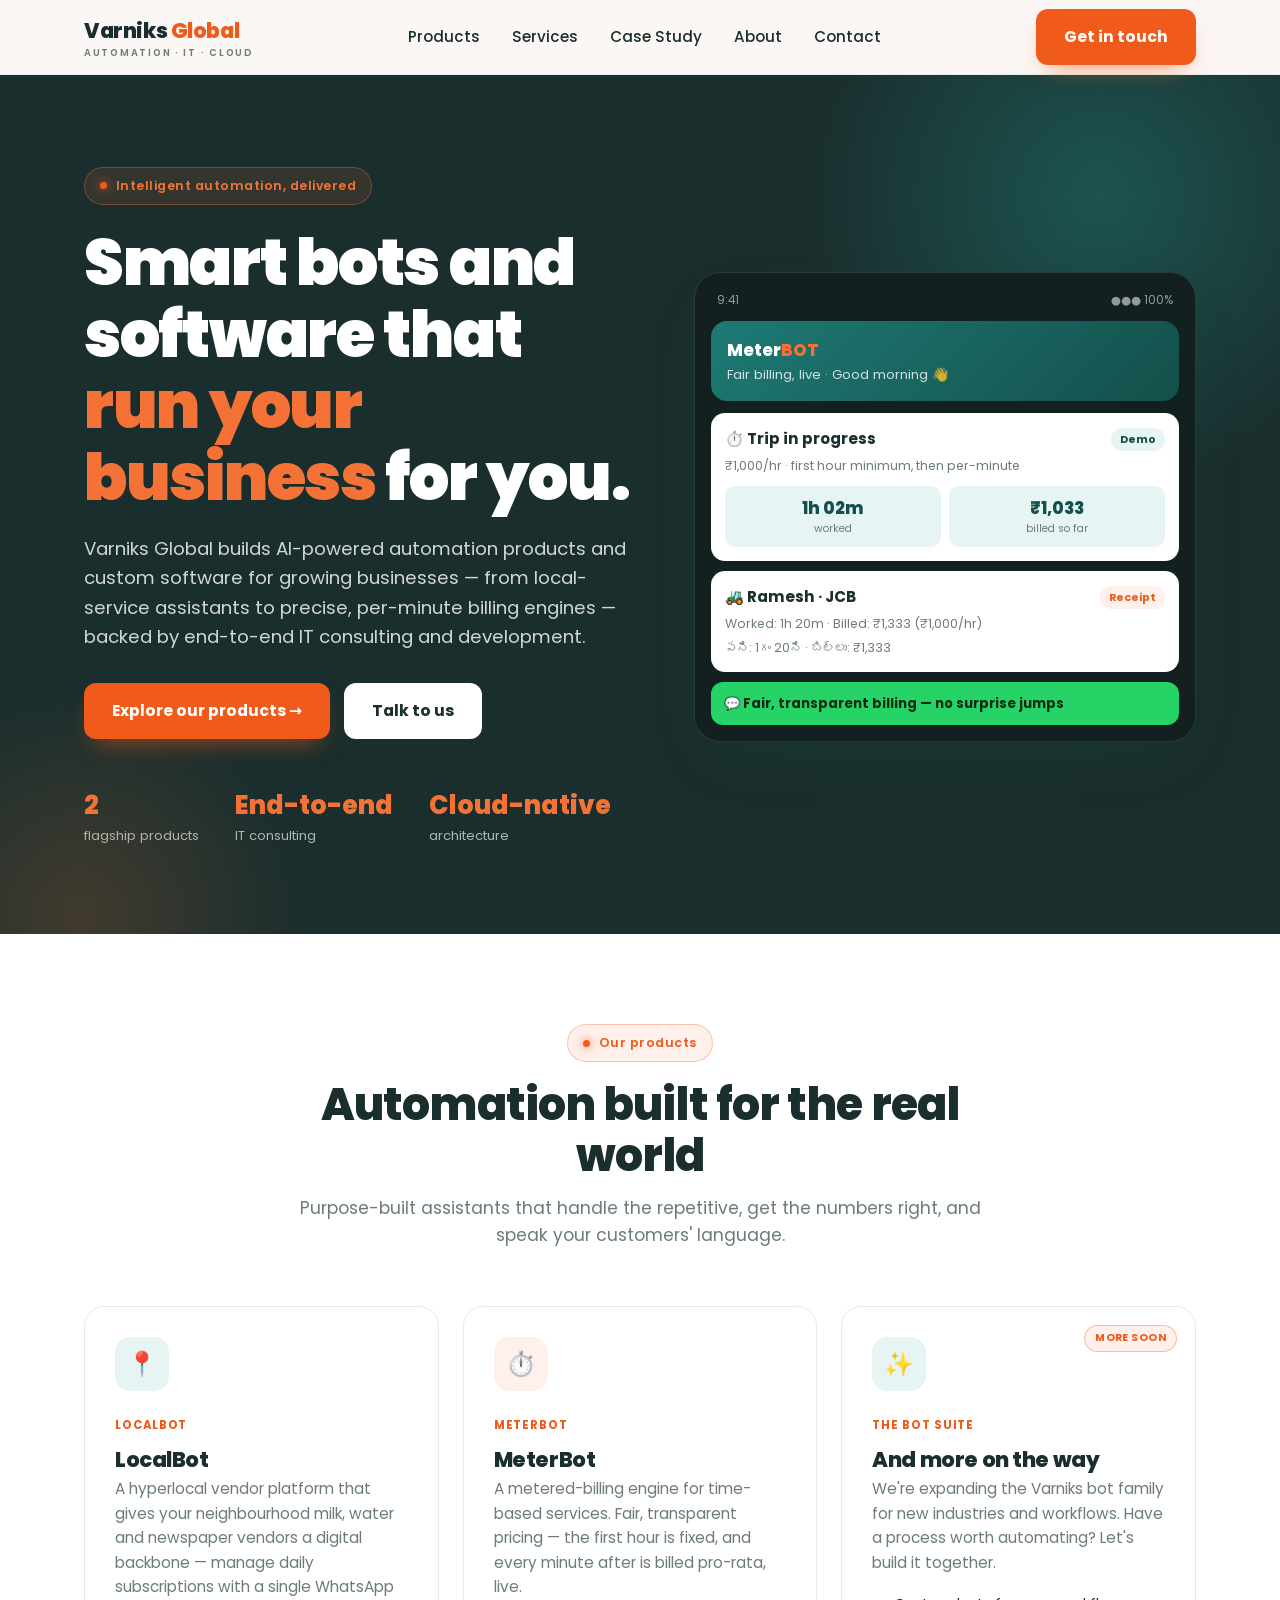
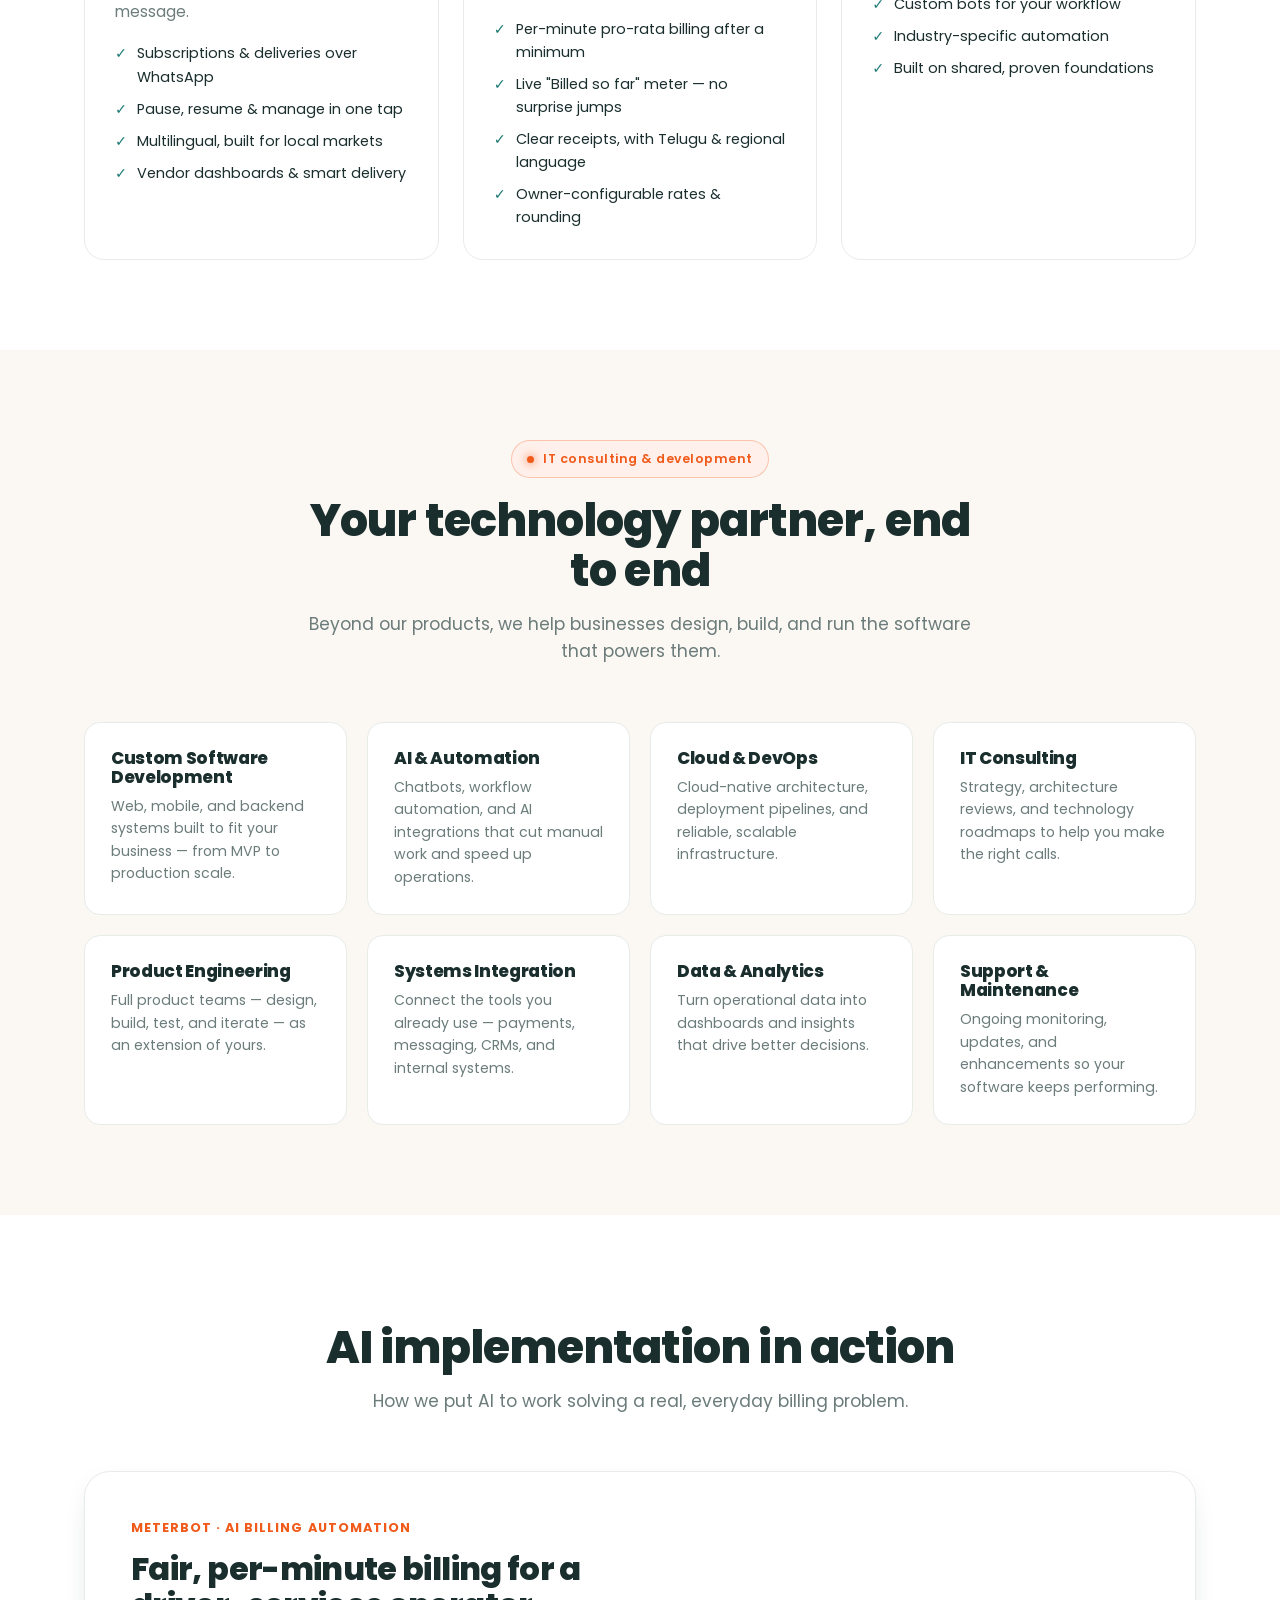
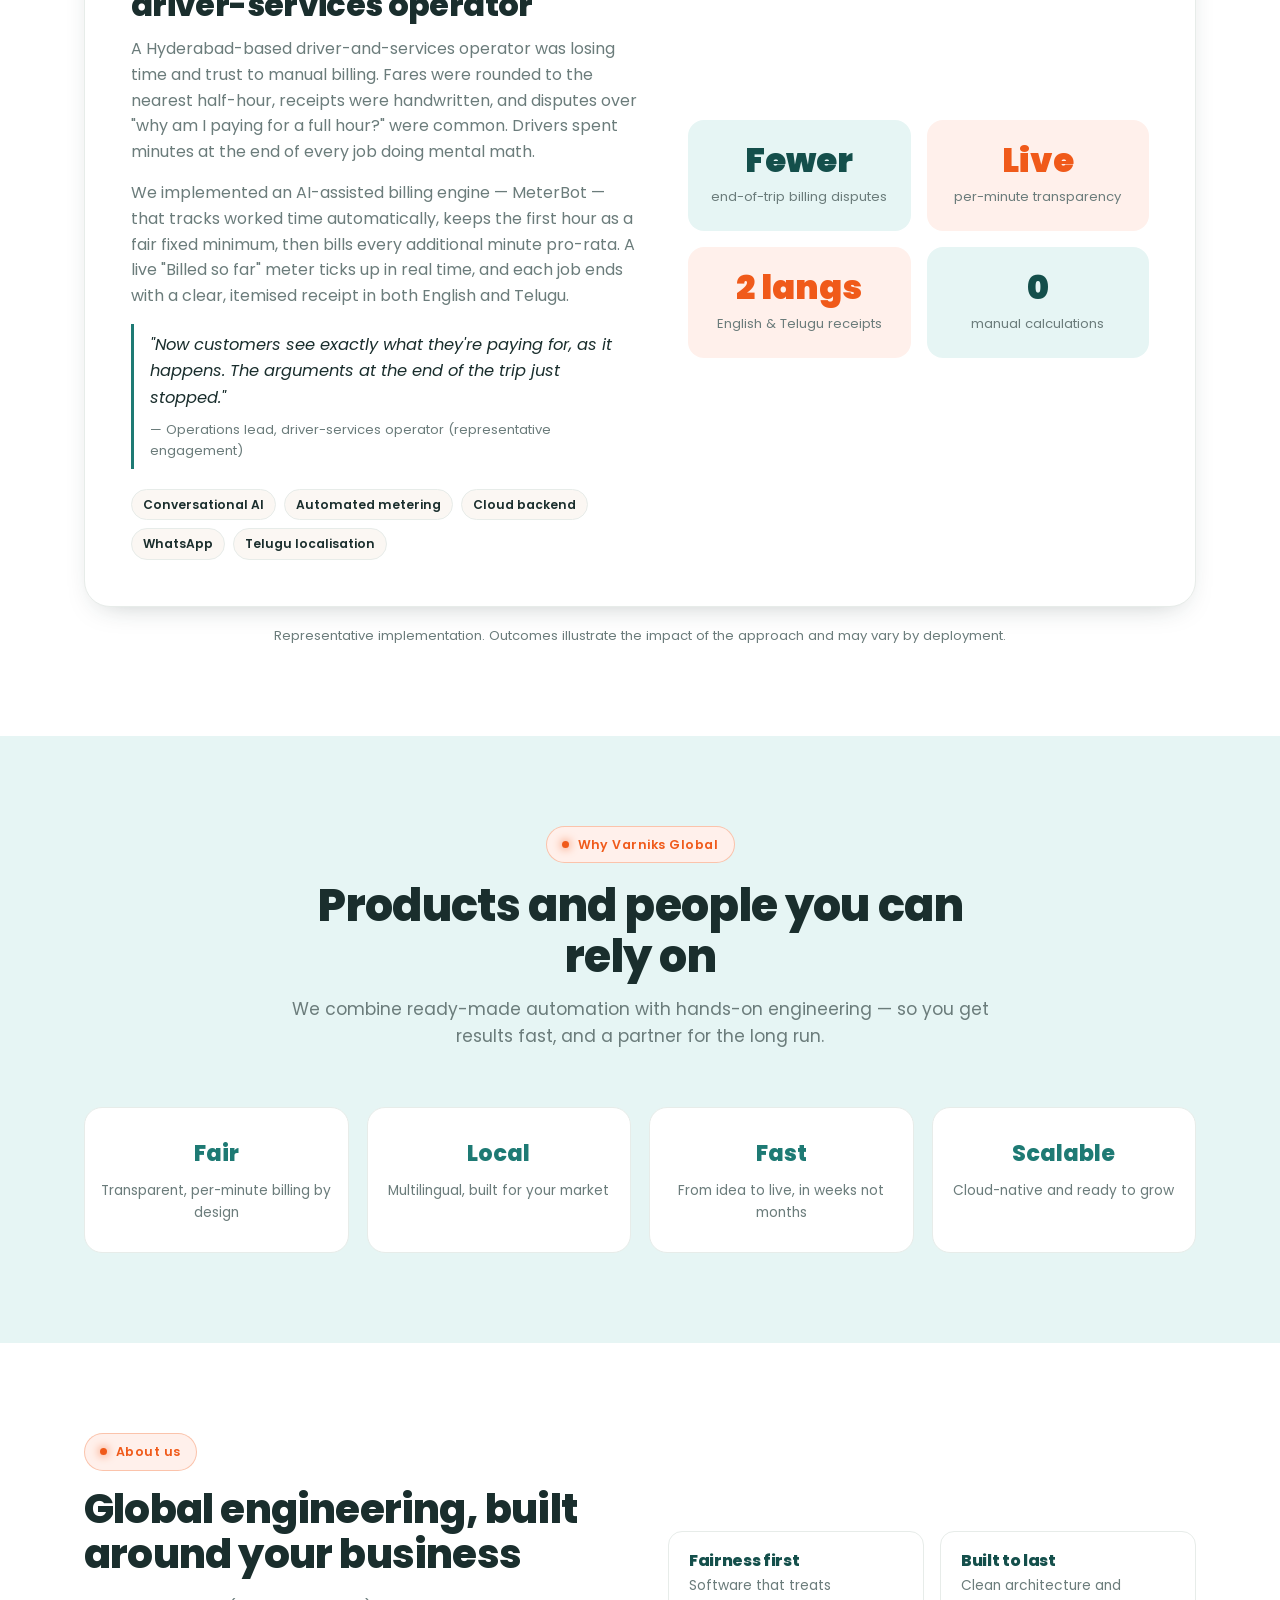
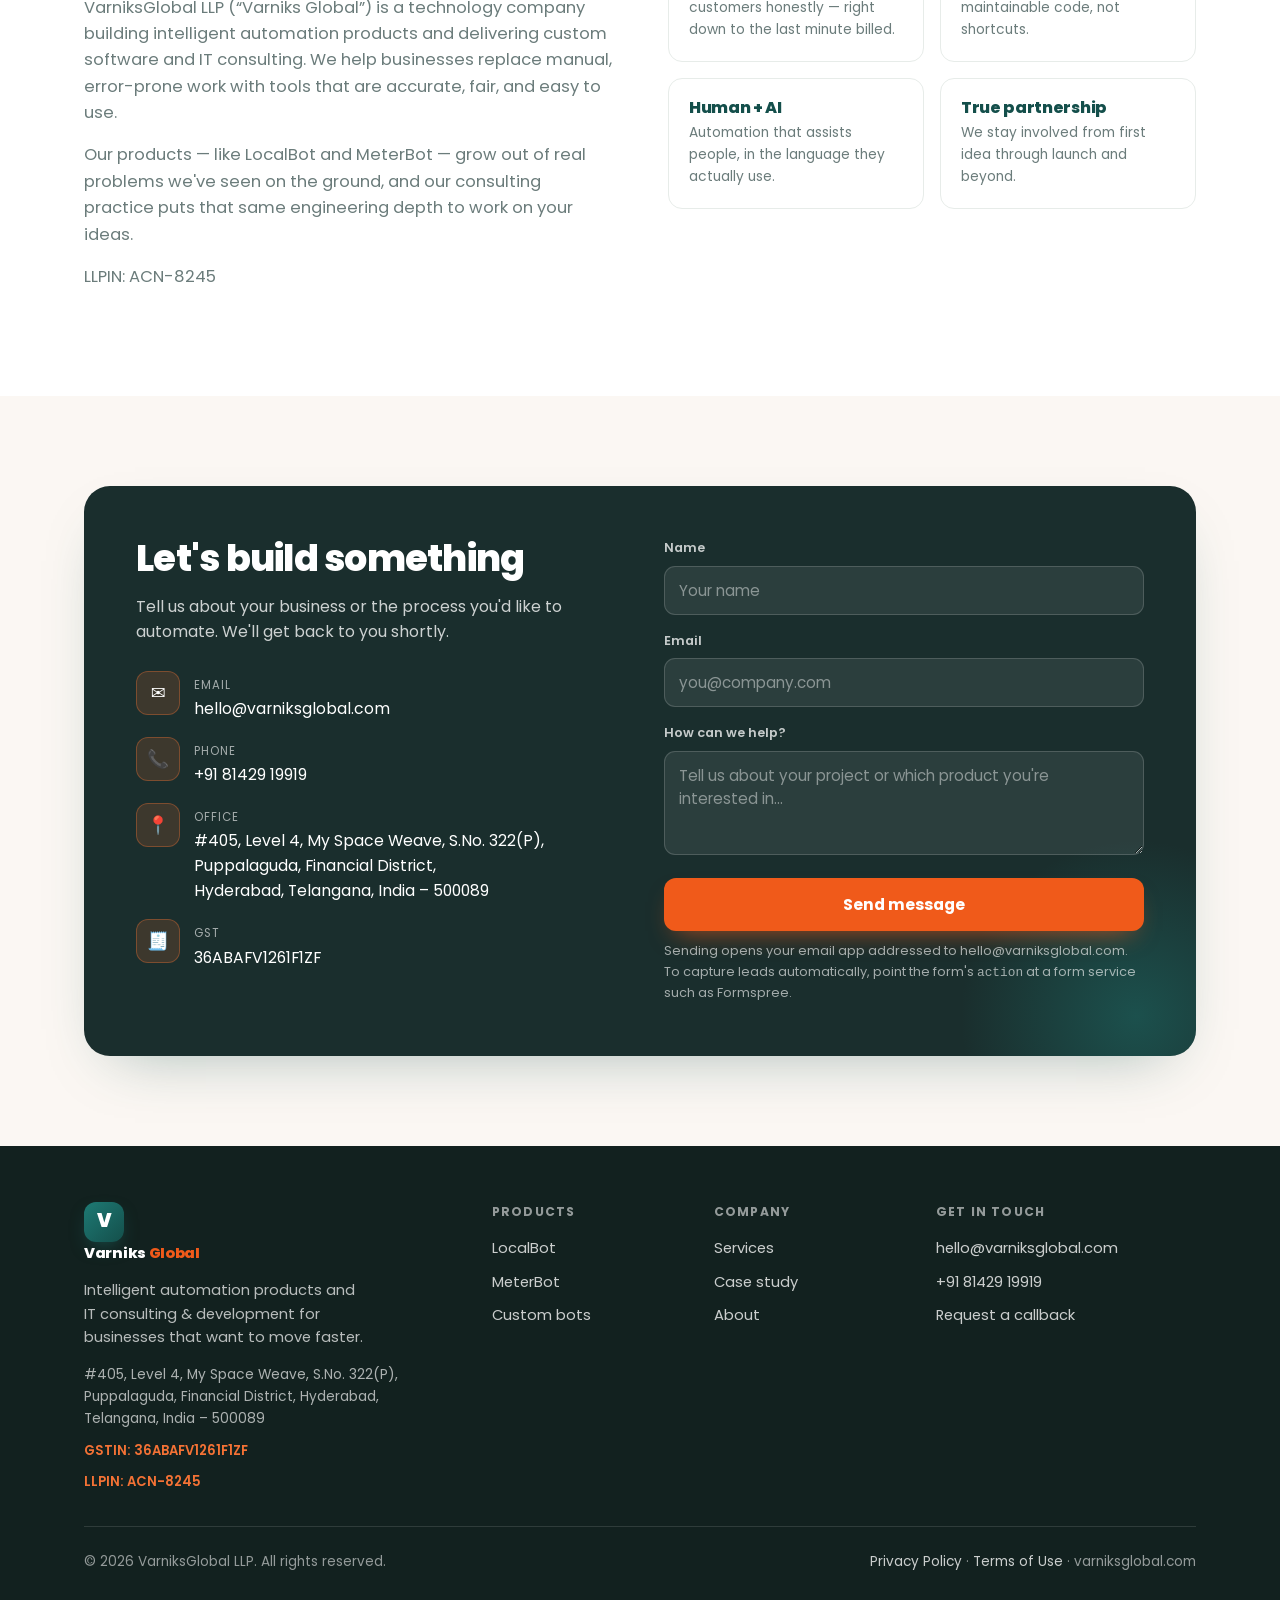
<file: index.html>
<!DOCTYPE html>
<html lang="en">
<head>
<!--
  REGISTERED OFFICE ADDRESS (confirmed): every place it appears. Keep these in sync if it ever changes.
    1. index.html   JSON-LD "address" block in <head> (split across streetAddress, addressLocality, addressRegion, postalCode)
    2. index.html   Contact section, "Office" line
    3. index.html   Footer, .addr
    4. privacy.html Footer, .addr
    5. terms.html   Footer, .addr
-->
<meta charset="UTF-8">
<meta name="viewport" content="width=device-width, initial-scale=1.0">
<title>VarniksGlobal LLP — Intelligent Automation & IT Solutions</title>
<meta name="description" content="VarniksGlobal LLP builds AI-powered automation products like LocalBot and MeterBot, and delivers IT consulting and custom software development for businesses.">
<link rel="canonical" href="https://varniksglobal.com/">
<link rel="icon" type="image/svg+xml" href="data:image/svg+xml,%3Csvg xmlns='http://www.w3.org/2000/svg' viewBox='0 0 100 100'%3E%3Crect width='100' height='100' rx='22' fill='%231E7A74'/%3E%3Ctext x='50' y='71' font-size='62' font-family='Arial,sans-serif' font-weight='bold' fill='white' text-anchor='middle'%3EV%3C/text%3E%3C/svg%3E">
<meta property="og:type" content="website">
<meta property="og:site_name" content="VarniksGlobal LLP">
<meta property="og:title" content="VarniksGlobal LLP — Intelligent Automation & IT Solutions">
<meta property="og:description" content="AI-powered automation products (LocalBot, MeterBot) plus IT consulting and custom software development.">
<meta property="og:url" content="https://varniksglobal.com/">
<meta name="twitter:card" content="summary_large_image">
<meta name="twitter:title" content="VarniksGlobal LLP — Intelligent Automation & IT Solutions">
<meta name="twitter:description" content="AI-powered automation products plus IT consulting and custom software development.">
<script>document.documentElement.className+=' js';</script>
<script type="application/ld+json">
{
  "@context":"https://schema.org",
  "@type":"Organization",
  "name":"VarniksGlobal LLP",
  "legalName":"VarniksGlobal LLP",
  "alternateName":"Varniks Global",
  "url":"https://varniksglobal.com/",
  "email":"hello@varniksglobal.com",
  "telephone":"+91-81429-19919",
  "vatID":"36ABAFV1261F1ZF",
  "address":{
    "@type":"PostalAddress",
    "streetAddress":"#405, Level 4, My Space Weave, S.No. 322(P), Puppalaguda, Financial District",
    "addressLocality":"Hyderabad",
    "addressRegion":"Telangana",
    "postalCode":"500089",
    "addressCountry":"IN"
  }
}
</script>
<link rel="preconnect" href="https://fonts.googleapis.com">
<link rel="preconnect" href="https://fonts.gstatic.com" crossorigin>
<link href="https://fonts.googleapis.com/css2?family=Poppins:wght@400;500;600;700;800;900&display=swap" rel="stylesheet">
<style>
  :root{
    --teal:#1E7A74;
    --teal-d:#144F4B;
    --teal-ink:#1A2E2D;
    --orange:#F05A1A;
    --orange-2:#F47235;
    --ink:#1A2E2D;
    --muted:#6B7C7B;
    --tint-teal:#E6F5F4;
    --tint-orange:#FFF0EB;
    --cream:#FBF7F3;
    --line:#e7ece9;
    --white:#ffffff;
    --radius:20px;
    --maxw:1160px;
    --shadow:0 24px 60px -30px rgba(20,79,75,.4);
    --shadow-sm:0 10px 30px -16px rgba(26,46,45,.35);
    --font:'Poppins',system-ui,-apple-system,Segoe UI,Roboto,Helvetica,Arial,sans-serif;
  }
  *{box-sizing:border-box;margin:0;padding:0}
  html{scroll-behavior:smooth}
  body{font-family:var(--font);color:var(--ink);background:var(--white);line-height:1.6;-webkit-font-smoothing:antialiased;overflow-x:hidden}
  a{color:inherit;text-decoration:none}
  .wrap{max-width:var(--maxw);margin:0 auto;padding:0 24px}
  .eyebrow{display:inline-flex;align-items:center;gap:9px;font-size:.78rem;font-weight:600;letter-spacing:.04em;color:var(--orange);padding:8px 15px;border:1px solid rgba(240,90,26,.3);border-radius:999px;background:var(--tint-orange)}
  .eyebrow.on-dark{color:var(--orange-2);background:rgba(244,114,53,.12);border-color:rgba(244,114,53,.35)}
  .eyebrow .dot{width:7px;height:7px;border-radius:50%;background:var(--orange);box-shadow:0 0 10px var(--orange)}
  h1,h2,h3,h4{line-height:1.12;letter-spacing:-.02em;font-weight:800;color:var(--ink)}
  .btn{display:inline-flex;align-items:center;gap:9px;font-family:inherit;font-weight:700;font-size:.98rem;padding:13px 26px;border-radius:12px;border:2px solid transparent;cursor:pointer;transition:transform .15s ease, box-shadow .2s ease, background .2s ease;white-space:nowrap}
  .btn-primary{background:var(--orange);color:#fff;box-shadow:0 12px 26px -12px rgba(240,90,26,.7)}
  .btn-primary:hover{transform:translateY(-2px);background:#e0500f;box-shadow:0 18px 34px -14px rgba(240,90,26,.8)}
  .btn-teal{background:var(--teal);color:#fff}
  .btn-teal:hover{transform:translateY(-2px);background:var(--teal-d)}
  .btn-outline{background:transparent;border-color:var(--teal);color:var(--teal);font-weight:700}
  .btn-outline:hover{background:var(--teal);color:#fff;transform:translateY(-2px)}
  .btn-ghost-dark{background:#fff;color:var(--teal-ink);border-color:#fff}
  .btn-ghost-dark:hover{transform:translateY(-2px);background:#f1f1f1}

  /* NAV */
  header.nav{position:sticky;top:0;z-index:50;backdrop-filter:blur(12px);background:rgba(251,247,243,.9);border-bottom:1px solid var(--line)}
  .nav-inner{display:flex;align-items:center;justify-content:space-between;height:74px}
  .logo{display:flex;align-items:center;gap:11px;font-weight:800;font-size:1.3rem;letter-spacing:-.02em}
  .logo .mark{width:40px;height:40px;border-radius:12px;background:linear-gradient(135deg,var(--teal),var(--teal-d));display:grid;place-items:center;font-weight:900;color:#fff;font-size:1.2rem;box-shadow:0 8px 20px -8px rgba(30,122,116,.7)}
  .logo b{color:var(--ink);font-weight:800}
  .logo .g{color:var(--orange);font-weight:800}
  .logo small{display:block;font-size:.6rem;font-weight:600;letter-spacing:.18em;color:var(--muted);text-transform:uppercase;margin-top:-2px}
  nav.links{display:flex;align-items:center;gap:32px}
  nav.links a{font-size:.95rem;color:var(--teal-ink);font-weight:500;transition:color .2s}
  nav.links a:hover{color:var(--orange)}
  .nav-cta{display:flex;align-items:center;gap:12px}
  .menu-btn{display:none;background:none;border:1px solid var(--line);border-radius:10px;padding:9px 11px;cursor:pointer}
  .menu-btn span{display:block;width:20px;height:2px;background:var(--ink);margin:4px 0;border-radius:2px}

  /* HERO (dark teal) */
  .hero{background:var(--teal-ink);color:#fff;position:relative;overflow:hidden;padding:92px 0 88px}
  .hero:before{content:"";position:absolute;width:680px;height:680px;border-radius:50%;right:-160px;top:-220px;background:radial-gradient(circle,rgba(30,122,116,.5),transparent 62%);pointer-events:none}
  .hero:after{content:"";position:absolute;width:520px;height:520px;border-radius:50%;left:-180px;bottom:-240px;background:radial-gradient(circle,rgba(244,114,53,.18),transparent 62%);pointer-events:none}
  .hero-grid{position:relative;display:grid;grid-template-columns:1.05fr .95fr;gap:56px;align-items:center}
  .hero h1{font-size:clamp(2.4rem,5.2vw,4rem);color:#fff;margin:22px 0 20px;font-weight:900}
  .hero h1 .o{color:var(--orange-2)}
  .hero p.lead{font-size:1.15rem;color:rgba(255,255,255,.8);max-width:560px;margin-bottom:32px}
  .hero-actions{display:flex;gap:14px;flex-wrap:wrap}
  .hero-stats{display:flex;gap:36px;margin-top:46px;flex-wrap:wrap}
  .hero-stats .s .n{font-size:1.6rem;font-weight:800;color:var(--orange-2)}
  .hero-stats .s .l{font-size:.82rem;color:rgba(255,255,255,.65)}

  /* HERO app card */
  .phone{background:#12211f;border:1px solid rgba(255,255,255,.1);border-radius:26px;padding:16px;box-shadow:var(--shadow);position:relative}
  .phone .bar{display:flex;justify-content:space-between;font-size:.72rem;color:rgba(255,255,255,.55);padding:2px 6px 12px}
  .app-head{background:linear-gradient(135deg,var(--teal),var(--teal-d));border-radius:16px;padding:16px;color:#fff;margin-bottom:12px}
  .app-head .t{font-weight:800;font-size:1.05rem}
  .app-head .t span{color:var(--orange-2)}
  .app-head .sub{font-size:.82rem;color:rgba(255,255,255,.8)}
  .app-card{background:#fff;border-radius:14px;padding:14px;margin-bottom:10px;color:var(--ink)}
  .app-card .row1{display:flex;justify-content:space-between;align-items:center;margin-bottom:4px}
  .app-card .row1 b{font-size:.95rem}
  .pill{font-size:.68rem;font-weight:700;padding:3px 9px;border-radius:999px}
  .pill.active{background:var(--tint-teal);color:var(--teal-d)}
  .pill.paused{background:var(--tint-orange);color:var(--orange)}
  .app-card .meta{font-size:.78rem;color:var(--muted)}
  .stats2{display:flex;gap:8px;margin-top:10px}
  .stats2 .st{flex:1;background:var(--tint-teal);border-radius:10px;padding:9px;text-align:center}
  .stats2 .st .v{font-weight:800;color:var(--teal-d);font-size:1.05rem}
  .stats2 .st .k{font-size:.66rem;color:var(--muted)}
  .wa{background:#25D366;color:#062b12;border-radius:12px;padding:11px 13px;font-size:.82rem;font-weight:700;display:flex;align-items:center;gap:9px}
  .wa .tick{color:#043; font-variant-numeric:tabular-nums}

  /* SECTIONS */
  section{padding:90px 0;position:relative}
  .sec-cream{background:var(--cream)}
  .sec-tint{background:var(--tint-teal)}
  .sec-head{text-align:center;max-width:700px;margin:0 auto 56px}
  .sec-head h2{font-size:clamp(1.9rem,3.7vw,2.8rem);margin:18px 0 14px;font-weight:800}
  .sec-head p{color:var(--muted);font-size:1.08rem}

  /* PRODUCTS */
  .cards{display:grid;grid-template-columns:repeat(3,1fr);gap:24px}
  .card{background:#fff;border:1px solid var(--line);border-radius:var(--radius);padding:30px;transition:transform .2s ease, box-shadow .2s;position:relative;overflow:hidden}
  .card:hover{transform:translateY(-6px);box-shadow:var(--shadow-sm)}
  .card .ic{width:54px;height:54px;border-radius:15px;display:grid;place-items:center;font-size:1.5rem;margin-bottom:20px}
  .ic.teal{background:var(--tint-teal)}
  .ic.orange{background:var(--tint-orange)}
  .card h3{font-size:1.32rem;margin-bottom:5px}
  .card .tag{font-size:.72rem;font-weight:700;letter-spacing:.08em;text-transform:uppercase;color:var(--orange);margin-bottom:14px;display:inline-block}
  .card p{color:var(--muted);font-size:.96rem;margin-bottom:18px}
  .card ul{list-style:none;display:flex;flex-direction:column;gap:9px}
  .card ul li{font-size:.9rem;color:var(--teal-ink);display:flex;gap:10px;align-items:flex-start}
  .card ul li:before{content:"✓";color:var(--teal);font-weight:800;flex:0 0 auto}
  .badge-soon{position:absolute;top:18px;right:18px;font-size:.66rem;font-weight:700;letter-spacing:.04em;text-transform:uppercase;color:var(--orange);border:1px solid rgba(240,90,26,.35);background:var(--tint-orange);padding:4px 10px;border-radius:999px}

  /* SERVICES */
  .svc-grid{display:grid;grid-template-columns:repeat(4,1fr);gap:20px}
  .svc{background:#fff;border:1px solid var(--line);border-radius:16px;padding:26px;transition:transform .2s, box-shadow .2s}
  .svc:hover{transform:translateY(-4px);box-shadow:var(--shadow-sm)}
  .svc .n{font-size:.8rem;color:var(--teal);font-weight:800;margin-bottom:14px}
  .svc h3{font-size:1.06rem;margin-bottom:8px}
  .svc p{font-size:.88rem;color:var(--muted)}

  /* CASE STUDY */
  .case{display:grid;grid-template-columns:1.05fr .95fr;gap:48px;align-items:center;background:#fff;border:1px solid var(--line);border-radius:26px;padding:46px;box-shadow:var(--shadow-sm)}
  .case .tagline{color:var(--orange);font-weight:700;font-size:.8rem;letter-spacing:.08em;text-transform:uppercase;margin-bottom:12px}
  .case h3{font-size:clamp(1.5rem,2.8vw,2rem);margin-bottom:14px}
  .case p{color:var(--muted);margin-bottom:16px;font-size:1rem}
  .case .q{border-left:3px solid var(--teal);padding:8px 0 8px 16px;color:var(--teal-ink);font-style:italic;font-size:1.02rem;margin:6px 0 4px}
  .case .q cite{display:block;font-style:normal;font-size:.82rem;color:var(--muted);margin-top:8px}
  .metrics{display:grid;grid-template-columns:1fr 1fr;gap:16px}
  .metric{background:var(--tint-teal);border-radius:16px;padding:24px 20px;text-align:center}
  .metric:nth-child(2),.metric:nth-child(3){background:var(--tint-orange)}
  .metric .v{font-size:2.1rem;font-weight:900;color:var(--teal-d);line-height:1}
  .metric:nth-child(2) .v,.metric:nth-child(3) .v{color:var(--orange)}
  .metric .k{font-size:.82rem;color:var(--muted);margin-top:8px}
  .stack{display:flex;flex-wrap:wrap;gap:8px;margin-top:20px}
  .stack span{font-size:.76rem;background:var(--cream);border:1px solid var(--line);color:var(--teal-ink);padding:5px 11px;border-radius:999px;font-weight:600}

  /* WHY strip */
  .strip{display:grid;grid-template-columns:repeat(4,1fr);gap:18px}
  .strip .b{text-align:center;padding:28px 16px;border-radius:18px;background:#fff;border:1px solid var(--line)}
  .strip .b .n{font-size:1.4rem;font-weight:800;color:var(--teal)}
  .strip .b .l{font-size:.86rem;color:var(--muted);margin-top:8px}

  /* ABOUT */
  .about-grid{display:grid;grid-template-columns:1fr 1fr;gap:56px;align-items:center}
  .about-grid h2{font-size:clamp(1.8rem,3.4vw,2.5rem);margin:16px 0 18px}
  .about-grid p{color:var(--muted);margin-bottom:16px;font-size:1.03rem}
  .val-list{display:grid;grid-template-columns:1fr 1fr;gap:16px}
  .val{background:#fff;border:1px solid var(--line);border-radius:14px;padding:20px}
  .val h4{font-size:1rem;margin-bottom:5px;color:var(--teal-d)}
  .val p{font-size:.86rem;color:var(--muted);margin:0}

  /* CONTACT */
  .contact-card{background:var(--teal-ink);color:#fff;border-radius:26px;padding:52px;box-shadow:var(--shadow);display:grid;grid-template-columns:1fr 1fr;gap:48px;align-items:start;position:relative;overflow:hidden}
  .contact-card:before{content:"";position:absolute;width:400px;height:400px;border-radius:50%;right:-140px;bottom:-160px;background:radial-gradient(circle,rgba(30,122,116,.45),transparent 62%)}
  .contact-card h2{color:#fff;font-size:clamp(1.8rem,3.2vw,2.3rem);margin-bottom:14px;position:relative}
  .contact-card>div>p.sub{color:rgba(255,255,255,.78);margin-bottom:26px;position:relative}
  .cinfo{display:flex;flex-direction:column;gap:16px;position:relative}
  .cinfo a,.cinfo .ci{display:flex;align-items:flex-start;gap:14px;color:#fff;font-size:.98rem}
  .cinfo .ci-ic{width:44px;height:44px;border-radius:12px;display:grid;place-items:center;background:rgba(244,114,53,.16);border:1px solid rgba(244,114,53,.35);font-size:1.1rem;flex:0 0 auto}
  .cinfo .ci-l{font-size:.72rem;color:rgba(255,255,255,.6);text-transform:uppercase;letter-spacing:.08em}
  .cinfo .ci-v{color:#fff;line-height:1.45}
  form{position:relative}
  form .field{margin-bottom:16px}
  form label{display:block;font-size:.8rem;color:rgba(255,255,255,.75);margin-bottom:7px;font-weight:600}
  form input,form textarea{width:100%;background:rgba(255,255,255,.08);border:1px solid rgba(255,255,255,.16);border-radius:11px;padding:12px 14px;color:#fff;font-family:inherit;font-size:.95rem;transition:border-color .2s,background .2s}
  form input::placeholder,form textarea::placeholder{color:rgba(255,255,255,.45)}
  form input:focus,form textarea:focus{outline:none;border-color:var(--orange-2);background:rgba(255,255,255,.12)}
  form textarea{resize:vertical;min-height:104px}
  .form-note{font-size:.8rem;color:rgba(255,255,255,.6);margin-top:10px}

  /* FOOTER */
  footer{background:#12211f;color:#fff;padding:56px 0 30px}
  .foot-grid{display:grid;grid-template-columns:2fr 1fr 1fr 1.4fr;gap:36px;margin-bottom:34px}
  .foot-grid h5{font-size:.76rem;text-transform:uppercase;letter-spacing:.1em;color:rgba(255,255,255,.55);margin-bottom:16px}
  .foot-grid a{display:block;color:rgba(255,255,255,.78);font-size:.92rem;margin-bottom:10px;transition:color .2s}
  .foot-grid a:hover{color:var(--orange-2)}
  .foot-about p{color:rgba(255,255,255,.7);font-size:.92rem;margin-top:14px;max-width:280px}
  .foot-about .addr{font-size:.86rem;color:rgba(255,255,255,.65);margin-top:14px;line-height:1.6}
  .foot-about .gst{font-size:.82rem;color:var(--orange-2);margin-top:10px;font-weight:600}
  .logo.on-dark b,.logo.on-dark{color:#fff}
  .foot-bottom{display:flex;justify-content:space-between;align-items:center;padding-top:24px;border-top:1px solid rgba(255,255,255,.12);color:rgba(255,255,255,.55);font-size:.85rem;flex-wrap:wrap;gap:12px}
  .foot-bottom a{color:rgba(255,255,255,.78);transition:color .2s}
  .foot-bottom a:hover{color:var(--orange-2)}
  .placeholder{color:var(--orange-2);font-style:italic}

  .js .reveal{opacity:0;transform:translateY(24px);transition:opacity .7s ease, transform .7s ease}
  .reveal.in{opacity:1;transform:none}

  @media(max-width:960px){
    .hero-grid,.about-grid,.case{grid-template-columns:1fr;gap:40px}
    .cards,.svc-grid,.strip,.foot-grid,.contact-card,.val-list{grid-template-columns:1fr 1fr}
    .contact-card{padding:34px}
  }
  @media(max-width:720px){
    nav.links,.nav-cta .btn{display:none}
    .menu-btn{display:block}
    .cards,.svc-grid,.strip,.foot-grid,.contact-card,.val-list,.metrics{grid-template-columns:1fr}
    .hero{padding:58px 0 54px}
    section{padding:64px 0}
    .mobile-open nav.links{display:flex;flex-direction:column;position:absolute;top:74px;left:0;right:0;background:var(--cream);padding:20px 24px;gap:18px;border-bottom:1px solid var(--line)}
  }
</style>
</head>
<body>

<!-- NAV -->
<header class="nav" id="top">
  <div class="wrap nav-inner">
    <a href="#top" class="logo">
            <span><b>Varniks</b> <span class="g">Global</span><small>Automation · IT · Cloud</small></span>
    </a>
    <nav class="links" id="navlinks">
      <a href="#products">Products</a>
      <a href="#services">Services</a>
      <a href="#case">Case Study</a>
      <a href="#about">About</a>
      <a href="#contact">Contact</a>
    </nav>
    <div class="nav-cta">
      <a href="#contact" class="btn btn-primary">Get in touch</a>
    </div>
    <button class="menu-btn" id="menuBtn" aria-label="Toggle navigation menu" aria-expanded="false" aria-controls="navlinks"><span></span><span></span><span></span></button>
  </div>
</header>

<!-- HERO -->
<section class="hero">
  <div class="wrap hero-grid">
    <div class="reveal in">
      <span class="eyebrow on-dark"><span class="dot"></span>Intelligent automation, delivered</span>
      <h1>Smart bots and software that <span class="o">run your business</span> for you.</h1>
      <p class="lead">Varniks Global builds AI-powered automation products and custom software for growing businesses — from local-service assistants to precise, per-minute billing engines — backed by end-to-end IT consulting and development.</p>
      <div class="hero-actions">
        <a href="#products" class="btn btn-primary">Explore our products →</a>
        <a href="#contact" class="btn btn-ghost-dark">Talk to us</a>
      </div>
      <div class="hero-stats">
        <div class="s"><div class="n">2</div><div class="l">flagship products</div></div>
        <div class="s"><div class="n">End-to-end</div><div class="l">IT consulting</div></div>
        <div class="s"><div class="n">Cloud-native</div><div class="l">architecture</div></div>
      </div>
    </div>

    <div class="reveal in phone" aria-hidden="true">
      <div class="bar"><span>9:41</span><span>●●● 100%</span></div>
      <div class="app-head">
        <div class="t">Meter<span>BOT</span></div>
        <div class="sub">Fair billing, live · Good morning 👋</div>
      </div>
      <div class="app-card">
        <div class="row1"><b>⏱️ Trip in progress</b><span class="pill active">Demo</span></div>
        <div class="meta">₹1,000/hr · first hour minimum, then per-minute</div>
        <div class="stats2">
          <div class="st"><div class="v" id="worked">1h 00m</div><div class="k">worked</div></div>
          <div class="st"><div class="v tick" id="tick">₹1,000</div><div class="k">billed so far</div></div>
        </div>
      </div>
      <div class="app-card">
        <div class="row1"><b>🚜 Ramesh · JCB</b><span class="pill paused">Receipt</span></div>
        <div class="meta">Worked: 1h 20m · Billed: ₹1,333 (₹1,000/hr)</div>
        <div class="meta" style="margin-top:4px">పని: 1గం 20ని · బిల్లు: ₹1,333</div>
      </div>
      <div class="wa">💬 Fair, transparent billing — no surprise jumps</div>
    </div>
  </div>
</section>

<!-- PRODUCTS -->
<section id="products">
  <div class="wrap">
    <div class="sec-head reveal">
      <span class="eyebrow"><span class="dot"></span>Our products</span>
      <h2>Automation built for the real world</h2>
      <p>Purpose-built assistants that handle the repetitive, get the numbers right, and speak your customers' language.</p>
    </div>
    <div class="cards">
      <div class="card reveal">
        <div class="ic teal">📍</div>
        <span class="tag">LocalBot</span>
        <h3>LocalBot</h3>
        <p>A hyperlocal vendor platform that gives your neighbourhood milk, water and newspaper vendors a digital backbone — manage daily subscriptions with a single WhatsApp message.</p>
        <ul>
          <li>Subscriptions &amp; deliveries over WhatsApp</li>
          <li>Pause, resume &amp; manage in one tap</li>
          <li>Multilingual, built for local markets</li>
          <li>Vendor dashboards &amp; smart delivery</li>
        </ul>
      </div>
      <div class="card reveal">
        <div class="ic orange">⏱️</div>
        <span class="tag">MeterBot</span>
        <h3>MeterBot</h3>
        <p>A metered-billing engine for time-based services. Fair, transparent pricing — the first hour is fixed, and every minute after is billed pro-rata, live.</p>
        <ul>
          <li>Per-minute pro-rata billing after a minimum</li>
          <li>Live "Billed so far" meter — no surprise jumps</li>
          <li>Clear receipts, with Telugu &amp; regional language</li>
          <li>Owner-configurable rates &amp; rounding</li>
        </ul>
      </div>
      <div class="card reveal">
        <span class="badge-soon">More soon</span>
        <div class="ic teal">✨</div>
        <span class="tag">The Bot Suite</span>
        <h3>And more on the way</h3>
        <p>We're expanding the Varniks bot family for new industries and workflows. Have a process worth automating? Let's build it together.</p>
        <ul>
          <li>Custom bots for your workflow</li>
          <li>Industry-specific automation</li>
          <li>Built on shared, proven foundations</li>
        </ul>
      </div>
    </div>
  </div>
</section>

<!-- SERVICES -->
<section id="services" class="sec-cream">
  <div class="wrap">
    <div class="sec-head reveal">
      <span class="eyebrow"><span class="dot"></span>IT consulting &amp; development</span>
      <h2>Your technology partner, end to end</h2>
      <p>Beyond our products, we help businesses design, build, and run the software that powers them.</p>
    </div>
    <div class="svc-grid">
      <div class="svc reveal"><h3>Custom Software Development</h3><p>Web, mobile, and backend systems built to fit your business — from MVP to production scale.</p></div>
      <div class="svc reveal"><h3>AI &amp; Automation</h3><p>Chatbots, workflow automation, and AI integrations that cut manual work and speed up operations.</p></div>
      <div class="svc reveal"><h3>Cloud &amp; DevOps</h3><p>Cloud-native architecture, deployment pipelines, and reliable, scalable infrastructure.</p></div>
      <div class="svc reveal"><h3>IT Consulting</h3><p>Strategy, architecture reviews, and technology roadmaps to help you make the right calls.</p></div>
      <div class="svc reveal"><h3>Product Engineering</h3><p>Full product teams — design, build, test, and iterate — as an extension of yours.</p></div>
      <div class="svc reveal"><h3>Systems Integration</h3><p>Connect the tools you already use — payments, messaging, CRMs, and internal systems.</p></div>
      <div class="svc reveal"><h3>Data &amp; Analytics</h3><p>Turn operational data into dashboards and insights that drive better decisions.</p></div>
      <div class="svc reveal"><h3>Support &amp; Maintenance</h3><p>Ongoing monitoring, updates, and enhancements so your software keeps performing.</p></div>
    </div>
  </div>
</section>

<!-- CASE STUDY -->
<section id="case">
  <div class="wrap">
    <div class="sec-head reveal">
      <h2>AI implementation in action</h2>
      <p>How we put AI to work solving a real, everyday billing problem.</p>
    </div>
    <div class="case reveal">
      <div>
        <div class="tagline">MeterBot · AI billing automation</div>
        <h3>Fair, per-minute billing for a driver-services operator</h3>
        <p>A Hyderabad-based driver-and-services operator was losing time and trust to manual billing. Fares were rounded to the nearest half-hour, receipts were handwritten, and disputes over "why am I paying for a full hour?" were common. Drivers spent minutes at the end of every job doing mental math.</p>
        <p>We implemented an AI-assisted billing engine — MeterBot — that tracks worked time automatically, keeps the first hour as a fair fixed minimum, then bills every additional minute pro-rata. A live "Billed so far" meter ticks up in real time, and each job ends with a clear, itemised receipt in both English and Telugu.</p>
        <div class="q">"Now customers see exactly what they're paying for, as it happens. The arguments at the end of the trip just stopped."
          <cite>— Operations lead, driver-services operator (representative engagement)</cite>
        </div>
        <div class="stack">
          <span>Conversational AI</span><span>Automated metering</span><span>Cloud backend</span><span>WhatsApp</span><span>Telugu localisation</span>
        </div>
      </div>
      <div class="metrics">
        <div class="metric"><div class="v">Fewer</div><div class="k">end-of-trip billing disputes</div></div>
        <div class="metric"><div class="v">Live</div><div class="k">per-minute transparency</div></div>
        <div class="metric"><div class="v">2 langs</div><div class="k">English &amp; Telugu receipts</div></div>
        <div class="metric"><div class="v">0</div><div class="k">manual calculations</div></div>
      </div>
    </div>
    <p style="text-align:center;color:var(--muted);font-size:.82rem;margin-top:18px">Representative implementation. Outcomes illustrate the impact of the approach and may vary by deployment.</p>
  </div>
</section>

<!-- WHY -->
<section id="why" class="sec-tint">
  <div class="wrap">
    <div class="sec-head reveal">
      <span class="eyebrow"><span class="dot"></span>Why Varniks Global</span>
      <h2>Products and people you can rely on</h2>
      <p>We combine ready-made automation with hands-on engineering — so you get results fast, and a partner for the long run.</p>
    </div>
    <div class="strip">
      <div class="b reveal"><div class="n">Fair</div><div class="l">Transparent, per-minute billing by design</div></div>
      <div class="b reveal"><div class="n">Local</div><div class="l">Multilingual, built for your market</div></div>
      <div class="b reveal"><div class="n">Fast</div><div class="l">From idea to live, in weeks not months</div></div>
      <div class="b reveal"><div class="n">Scalable</div><div class="l">Cloud-native and ready to grow</div></div>
    </div>
  </div>
</section>

<!-- ABOUT -->
<section id="about">
  <div class="wrap about-grid">
    <div class="reveal">
      <span class="eyebrow"><span class="dot"></span>About us</span>
      <h2>Global engineering, built around your business</h2>
      <p>VarniksGlobal LLP (“Varniks Global”) is a technology company building intelligent automation products and delivering custom software and IT consulting. We help businesses replace manual, error-prone work with tools that are accurate, fair, and easy to use.</p>
      <p>Our products — like LocalBot and MeterBot — grow out of real problems we've seen on the ground, and our consulting practice puts that same engineering depth to work on your ideas.</p>
      <p>LLPIN: ACN-8245</p>
    </div>
    <div class="reveal val-list">
      <div class="val"><h4>Fairness first</h4><p>Software that treats customers honestly — right down to the last minute billed.</p></div>
      <div class="val"><h4>Built to last</h4><p>Clean architecture and maintainable code, not shortcuts.</p></div>
      <div class="val"><h4>Human + AI</h4><p>Automation that assists people, in the language they actually use.</p></div>
      <div class="val"><h4>True partnership</h4><p>We stay involved from first idea through launch and beyond.</p></div>
    </div>
  </div>
</section>

<!-- CONTACT -->
<section id="contact" class="sec-cream">
  <div class="wrap">
    <div class="contact-card reveal">
      <div>
        <h2>Let's build something</h2>
        <p class="sub">Tell us about your business or the process you'd like to automate. We'll get back to you shortly.</p>
        <div class="cinfo">
          <a href="mailto:hello@varniksglobal.com">
            <span class="ci-ic">✉️</span>
            <span><span class="ci-l">Email</span><br><span class="ci-v">hello@varniksglobal.com</span></span>
          </a>
          <a href="tel:+918142919919">
            <span class="ci-ic">📞</span>
            <span><span class="ci-l">Phone</span><br><span class="ci-v">+91 81429 19919</span></span>
          </a>
          <div class="ci">
            <span class="ci-ic">📍</span>
            <span><span class="ci-l">Office</span><br><span class="ci-v">#405, Level 4, My Space Weave, S.No. 322(P),<br>Puppalaguda, Financial District,<br>Hyderabad, Telangana, India – 500089</span></span>
          </div>
          <div class="ci">
            <span class="ci-ic">🧾</span>
            <span><span class="ci-l">GST</span><br><span class="ci-v">36ABAFV1261F1ZF</span></span>
          </div>
        </div>
      </div>
      <form id="contactForm" onsubmit="return handleSubmit(event)" action="mailto:hello@varniksglobal.com" method="post" enctype="text/plain">
        <div class="field"><label for="name">Name</label><input id="name" name="name" type="text" autocomplete="name" placeholder="Your name" required></div>
        <div class="field"><label for="email">Email</label><input id="email" name="email" type="email" autocomplete="email" placeholder="you@company.com" required></div>
        <div class="field"><label for="msg">How can we help?</label><textarea id="msg" name="message" placeholder="Tell us about your project or which product you're interested in…" required></textarea></div>
        <button type="submit" class="btn btn-primary" style="width:100%;justify-content:center">Send message</button>
        <p class="form-note" id="formNote">Sending opens your email app addressed to hello@varniksglobal.com. To capture leads automatically, point the form's <code>action</code> at a form service such as Formspree.</p>
      </form>
    </div>
  </div>
</section>

<!-- FOOTER -->
<footer>
  <div class="wrap">
    <div class="foot-grid">
      <div class="foot-about">
        <a href="#top" class="logo on-dark"><span class="mark">V</span><span><b>Varniks</b> <span class="g">Global</span></span></a>
        <p>Intelligent automation products and IT consulting &amp; development for businesses that want to move faster.</p>
        <div class="addr">#405, Level 4, My Space Weave, S.No. 322(P), Puppalaguda, Financial District, Hyderabad, Telangana, India – 500089</div>
        <div class="gst">GSTIN: 36ABAFV1261F1ZF</div>
        <div class="gst">LLPIN: ACN-8245</div>
      </div>
      <div>
        <h5>Products</h5>
        <a href="https://localbot.in">LocalBot</a>
        <a href="#products">MeterBot</a>
        <a href="#products">Custom bots</a>
      </div>
      <div>
        <h5>Company</h5>
        <a href="#services">Services</a>
        <a href="#case">Case study</a>
        <a href="#about">About</a>
      </div>
      <div>
        <h5>Get in touch</h5>
        <a href="mailto:hello@varniksglobal.com">hello@varniksglobal.com</a>
        <a href="tel:+918142919919">+91 81429 19919</a>
        <a href="#contact">Request a callback</a>
      </div>
    </div>
    <div class="foot-bottom">
      <span>© <span id="yr">2026</span> VarniksGlobal LLP. All rights reserved.</span>
      <span><a href="privacy.html">Privacy Policy</a> · <a href="terms.html">Terms of Use</a> · varniksglobal.com</span>
    </div>
  </div>
</footer>

<script>
  document.getElementById('yr').textContent = new Date().getFullYear();
  var menuBtn=document.getElementById('menuBtn');var body=document.body;
  function setMenu(open){body.classList.toggle('mobile-open',open);if(menuBtn)menuBtn.setAttribute('aria-expanded',open?'true':'false');}
  if(menuBtn){menuBtn.addEventListener('click',function(){setMenu(!body.classList.contains('mobile-open'));});}
  document.querySelectorAll('#navlinks a').forEach(function(a){a.addEventListener('click',function(){setMenu(false);});});

  // Reveal on scroll (progressive enhancement — content is visible by default without JS)
  if('IntersectionObserver' in window){
    var io=new IntersectionObserver(function(entries){entries.forEach(function(e){if(e.isIntersecting){e.target.classList.add('in');io.unobserve(e.target);}});},{threshold:.12});
    document.querySelectorAll('.reveal').forEach(function(el){io.observe(el);});
  } else {
    document.querySelectorAll('.reveal').forEach(function(el){el.classList.add('in');});
  }

  // Billing demo — worked time and billed amount tick together, consistently (labeled "Demo" in the UI)
  (function(){
    var t=document.getElementById('tick'), w=document.getElementById('worked');
    if(!t||!w)return;
    var base=1000, rate=1000/60, worked=60;
    function fmt(m){var h=Math.floor(m/60), mm=m%60;return h+'h '+(mm<10?'0':'')+mm+'m';}
    setInterval(function(){
      worked+=1; if(worked>95){worked=60;}
      var amt=Math.round(Math.max(base, base+(worked-60)*rate));
      w.textContent=fmt(worked);
      t.textContent='₹'+amt.toLocaleString('en-IN');
    },900);
  })();

  // Contact form — opens the visitor's email client pre-filled so enquiries are never lost.
  // Replace the mailto flow with a form-service endpoint (e.g. Formspree) to capture leads automatically.
  function handleSubmit(e){
    e.preventDefault();
    var f=e.target;
    var nm=(f.name.value||'').trim(), em=(f.email.value||'').trim(), ms=(f.message.value||'').trim();
    var subject=encodeURIComponent('Enquiry from '+(nm||'website visitor')+' — Varniks Global');
    var bodyLines='Name: '+nm+'\r\nEmail: '+em+'\r\n\r\n'+ms;
    window.location.href='mailto:hello@varniksglobal.com?subject='+subject+'&body='+encodeURIComponent(bodyLines);
    var note=document.getElementById('formNote');
    note.textContent='Opening your email app… if nothing happens, email hello@varniksglobal.com directly.';
    note.style.color='#F47235';
    return false;
  }
</script>
</body>
</html>
</file>
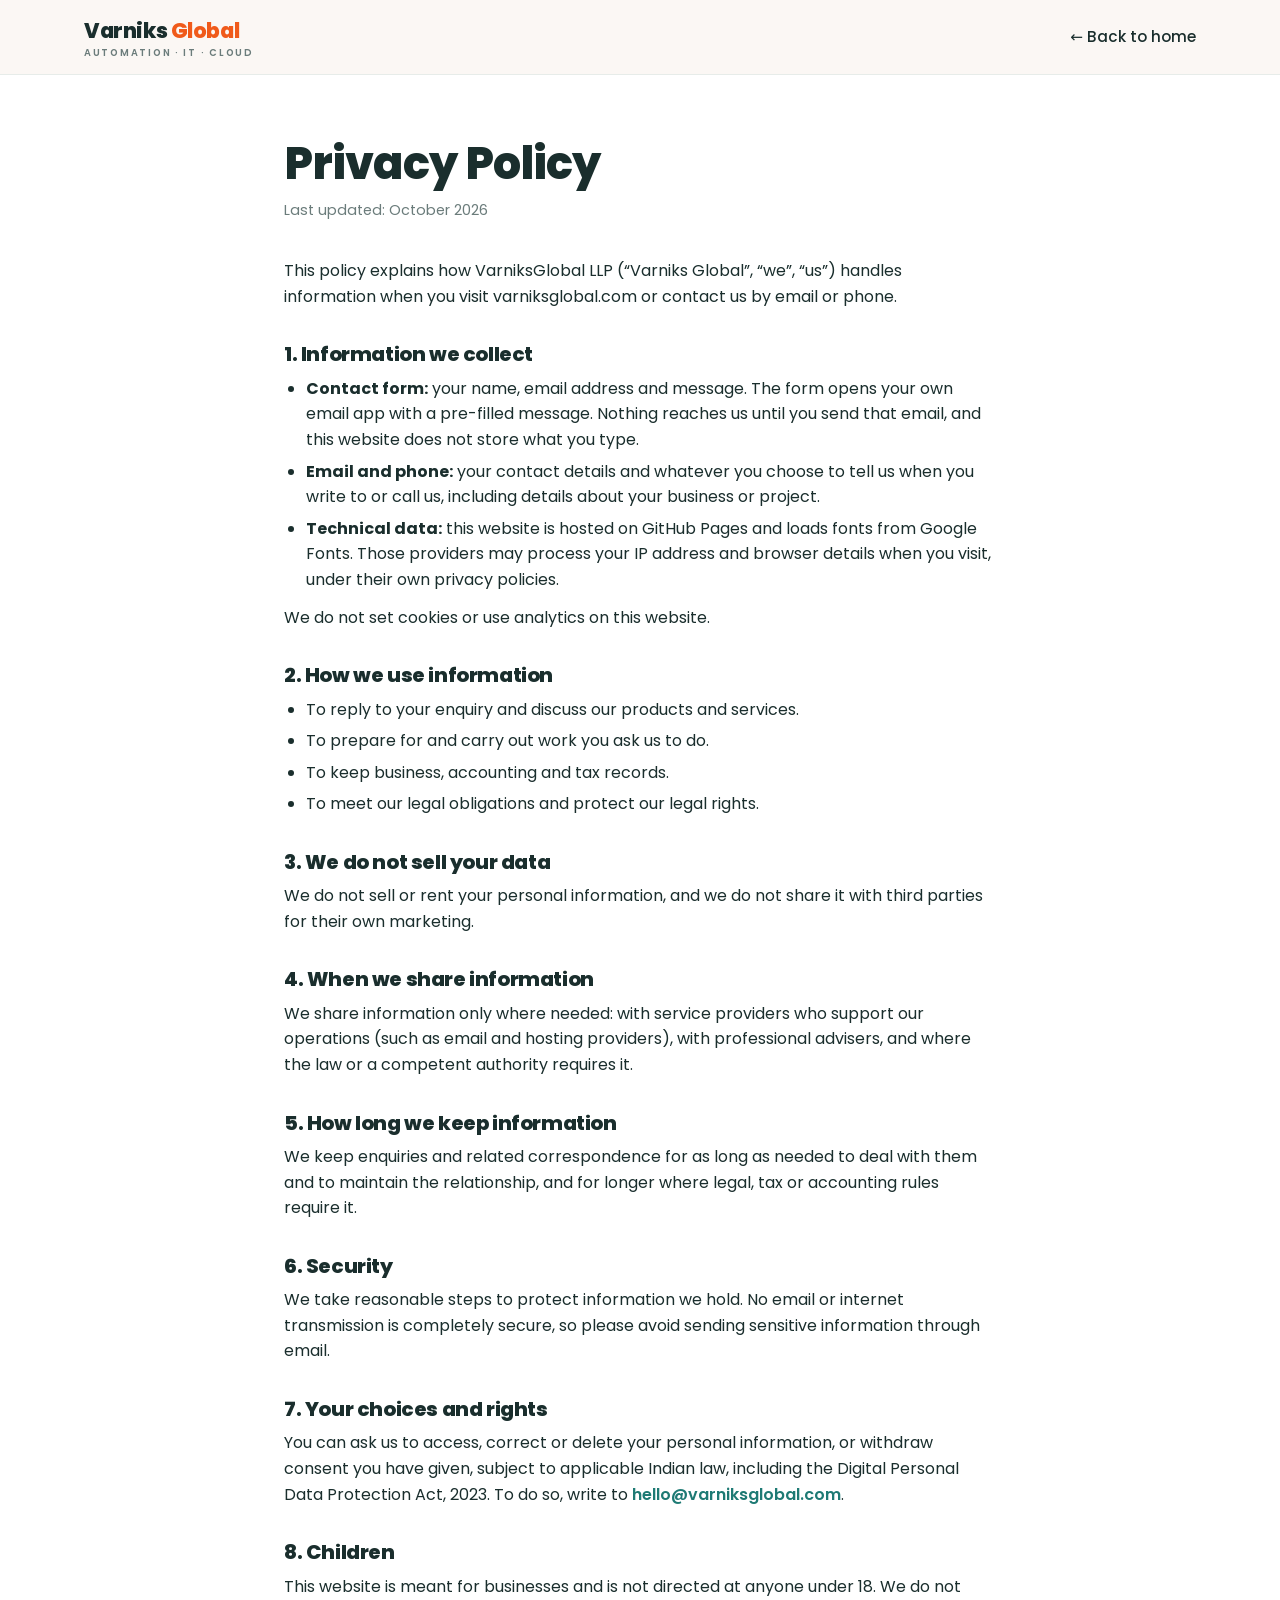
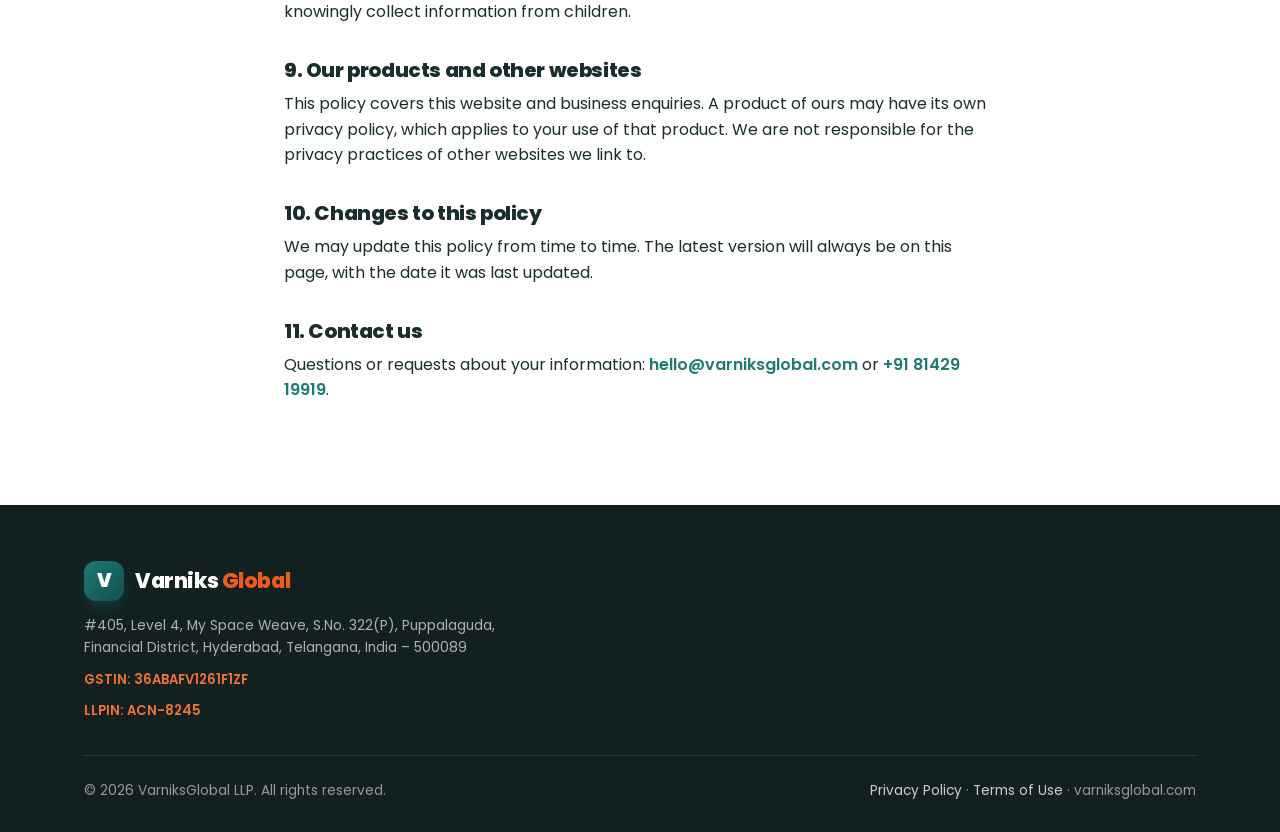
<file: privacy.html>
<!DOCTYPE html>
<html lang="en">
<head>
<!--
  DRAFT FOR LEGAL REVIEW. Not reviewed by counsel; do not treat as final.
  The data practices below describe the site as it stands: the contact form opens the visitor's own email app,
  and the site sets no cookies or analytics. Revisit this text if a form endpoint or analytics is added.
-->
<meta charset="UTF-8">
<meta name="viewport" content="width=device-width, initial-scale=1.0">
<title>Privacy Policy — VarniksGlobal LLP</title>
<meta name="description" content="How VarniksGlobal LLP collects, uses and protects information shared through varniksglobal.com, email and phone.">
<link rel="canonical" href="https://varniksglobal.com/privacy.html">
<link rel="icon" type="image/svg+xml" href="data:image/svg+xml,%3Csvg xmlns='http://www.w3.org/2000/svg' viewBox='0 0 100 100'%3E%3Crect width='100' height='100' rx='22' fill='%231E7A74'/%3E%3Ctext x='50' y='71' font-size='62' font-family='Arial,sans-serif' font-weight='bold' fill='white' text-anchor='middle'%3EV%3C/text%3E%3C/svg%3E">
<link rel="preconnect" href="https://fonts.googleapis.com">
<link rel="preconnect" href="https://fonts.gstatic.com" crossorigin>
<link href="https://fonts.googleapis.com/css2?family=Poppins:wght@400;500;600;700;800;900&display=swap" rel="stylesheet">
<link rel="stylesheet" href="legal.css">
</head>
<body>

<!-- NAV -->
<header class="nav" id="top">
  <div class="wrap nav-inner">
    <a href="index.html" class="logo">
      <span><b>Varniks</b> <span class="g">Global</span><small>Automation · IT · Cloud</small></span>
    </a>
    <a href="index.html" class="nav-back">← Back to home</a>
  </div>
</header>

<main class="legal">
  <h1>Privacy Policy</h1>
  <p class="updated">Last updated: October 2026</p>

  <p>This policy explains how VarniksGlobal LLP (“Varniks Global”, “we”, “us”) handles information when you visit varniksglobal.com or contact us by email or phone.</p>

  <h2>1. Information we collect</h2>
  <ul>
    <li><strong>Contact form:</strong> your name, email address and message. The form opens your own email app with a pre-filled message. Nothing reaches us until you send that email, and this website does not store what you type.</li>
    <li><strong>Email and phone:</strong> your contact details and whatever you choose to tell us when you write to or call us, including details about your business or project.</li>
    <li><strong>Technical data:</strong> this website is hosted on GitHub Pages and loads fonts from Google Fonts. Those providers may process your IP address and browser details when you visit, under their own privacy policies.</li>
  </ul>
  <p>We do not set cookies or use analytics on this website.</p>

  <h2>2. How we use information</h2>
  <ul>
    <li>To reply to your enquiry and discuss our products and services.</li>
    <li>To prepare for and carry out work you ask us to do.</li>
    <li>To keep business, accounting and tax records.</li>
    <li>To meet our legal obligations and protect our legal rights.</li>
  </ul>

  <h2>3. We do not sell your data</h2>
  <p>We do not sell or rent your personal information, and we do not share it with third parties for their own marketing.</p>

  <h2>4. When we share information</h2>
  <p>We share information only where needed: with service providers who support our operations (such as email and hosting providers), with professional advisers, and where the law or a competent authority requires it.</p>

  <h2>5. How long we keep information</h2>
  <p>We keep enquiries and related correspondence for as long as needed to deal with them and to maintain the relationship, and for longer where legal, tax or accounting rules require it.</p>

  <h2>6. Security</h2>
  <p>We take reasonable steps to protect information we hold. No email or internet transmission is completely secure, so please avoid sending sensitive information through email.</p>

  <h2>7. Your choices and rights</h2>
  <p>You can ask us to access, correct or delete your personal information, or withdraw consent you have given, subject to applicable Indian law, including the Digital Personal Data Protection Act, 2023. To do so, write to <a href="mailto:hello@varniksglobal.com">hello@varniksglobal.com</a>.</p>

  <h2>8. Children</h2>
  <p>This website is meant for businesses and is not directed at anyone under 18. We do not knowingly collect information from children.</p>

  <h2>9. Our products and other websites</h2>
  <p>This policy covers this website and business enquiries. A product of ours may have its own privacy policy, which applies to your use of that product. We are not responsible for the privacy practices of other websites we link to.</p>

  <h2>10. Changes to this policy</h2>
  <p>We may update this policy from time to time. The latest version will always be on this page, with the date it was last updated.</p>

  <h2>11. Contact us</h2>
  <p>Questions or requests about your information: <a href="mailto:hello@varniksglobal.com">hello@varniksglobal.com</a> or <a href="tel:+918142919919">+91 81429 19919</a>.</p>
</main>

<!-- FOOTER -->
<footer>
  <div class="wrap">
    <div class="foot-about">
      <a href="index.html" class="logo on-dark"><span class="mark">V</span><span><b>Varniks</b> <span class="g">Global</span></span></a>
      <!-- Office address: see the list of every occurrence at the top of index.html -->
      <div class="addr">#405, Level 4, My Space Weave, S.No. 322(P), Puppalaguda, Financial District, Hyderabad, Telangana, India – 500089</div>
      <div class="gst">GSTIN: 36ABAFV1261F1ZF</div>
      <div class="gst">LLPIN: ACN-8245</div>
    </div>
    <div class="foot-bottom">
      <span>© <span id="yr">2026</span> VarniksGlobal LLP. All rights reserved.</span>
      <span><a href="privacy.html">Privacy Policy</a> · <a href="terms.html">Terms of Use</a> · varniksglobal.com</span>
    </div>
  </div>
</footer>

<script>
  document.getElementById('yr').textContent = new Date().getFullYear();
</script>
</body>
</html>
</file>
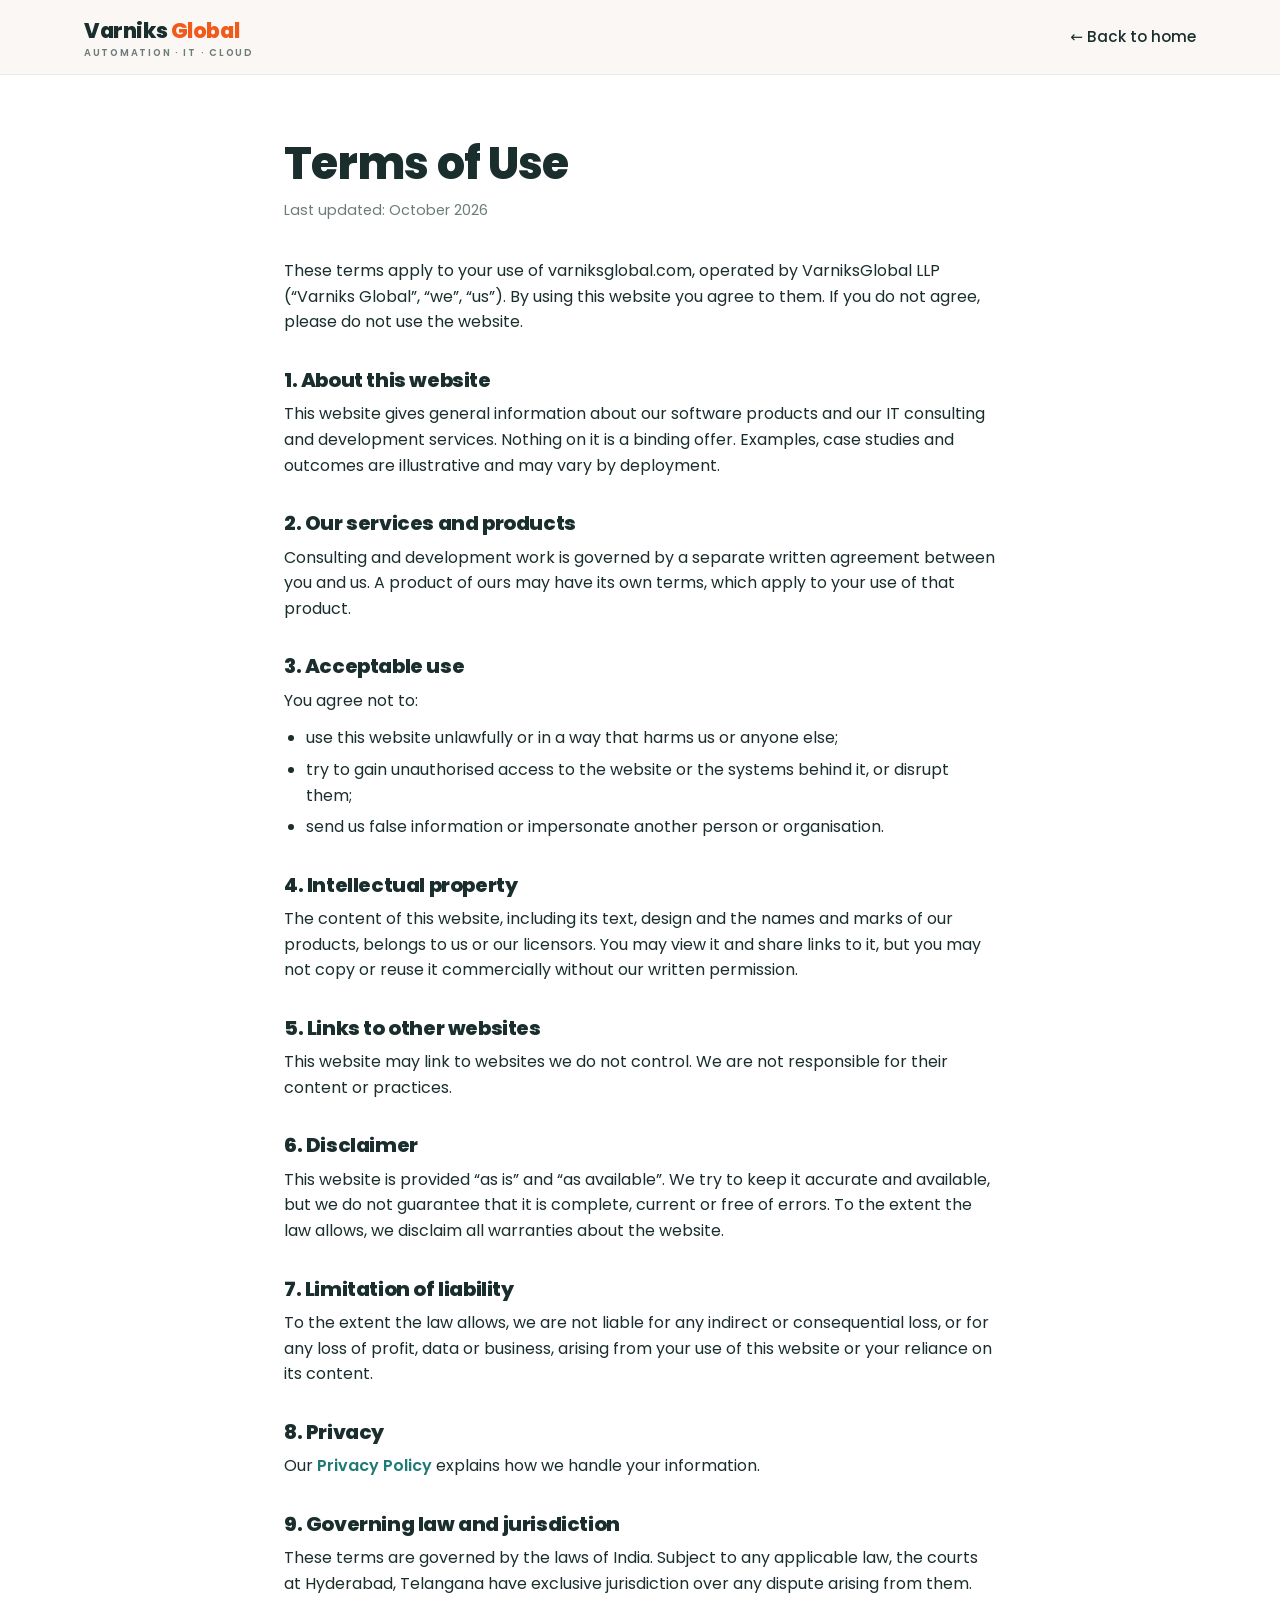
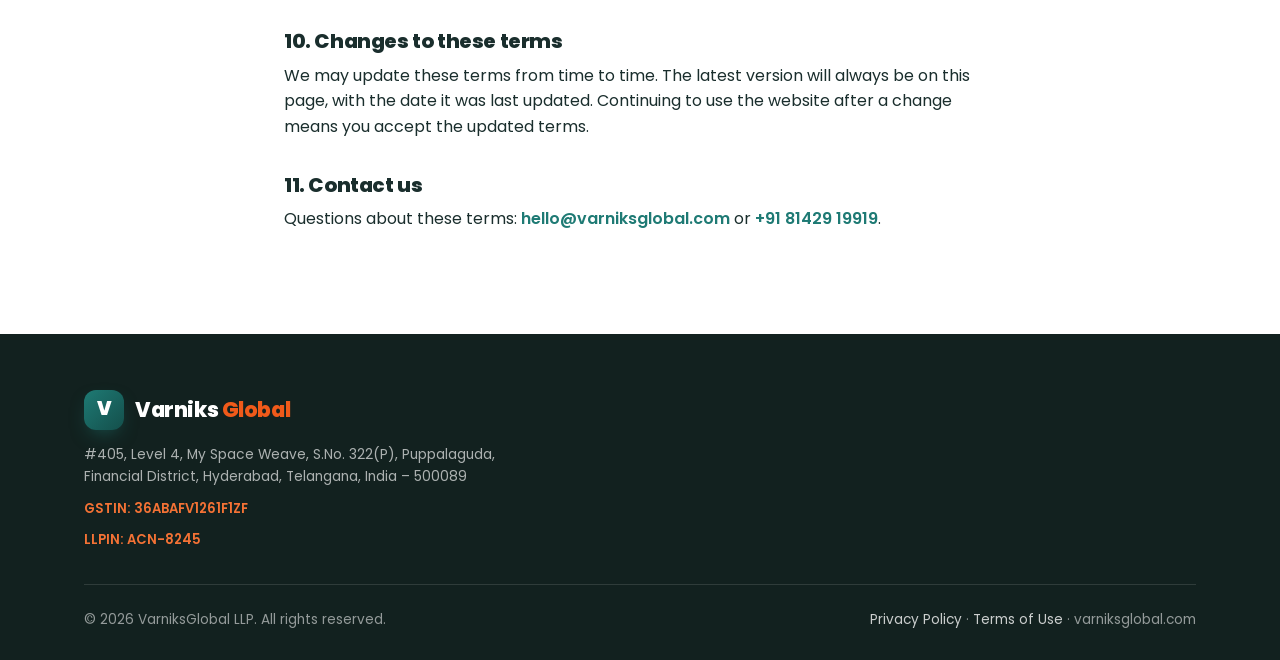
<file: terms.html>
<!DOCTYPE html>
<html lang="en">
<head>
<!-- DRAFT FOR LEGAL REVIEW. Not reviewed by counsel; do not treat as final. -->
<meta charset="UTF-8">
<meta name="viewport" content="width=device-width, initial-scale=1.0">
<title>Terms of Use — VarniksGlobal LLP</title>
<meta name="description" content="Terms that apply to your use of the VarniksGlobal LLP website, varniksglobal.com.">
<link rel="canonical" href="https://varniksglobal.com/terms.html">
<link rel="icon" type="image/svg+xml" href="data:image/svg+xml,%3Csvg xmlns='http://www.w3.org/2000/svg' viewBox='0 0 100 100'%3E%3Crect width='100' height='100' rx='22' fill='%231E7A74'/%3E%3Ctext x='50' y='71' font-size='62' font-family='Arial,sans-serif' font-weight='bold' fill='white' text-anchor='middle'%3EV%3C/text%3E%3C/svg%3E">
<link rel="preconnect" href="https://fonts.googleapis.com">
<link rel="preconnect" href="https://fonts.gstatic.com" crossorigin>
<link href="https://fonts.googleapis.com/css2?family=Poppins:wght@400;500;600;700;800;900&display=swap" rel="stylesheet">
<link rel="stylesheet" href="legal.css">
</head>
<body>

<!-- NAV -->
<header class="nav" id="top">
  <div class="wrap nav-inner">
    <a href="index.html" class="logo">
      <span><b>Varniks</b> <span class="g">Global</span><small>Automation · IT · Cloud</small></span>
    </a>
    <a href="index.html" class="nav-back">← Back to home</a>
  </div>
</header>

<main class="legal">
  <h1>Terms of Use</h1>
  <p class="updated">Last updated: October 2026</p>

  <p>These terms apply to your use of varniksglobal.com, operated by VarniksGlobal LLP (“Varniks Global”, “we”, “us”). By using this website you agree to them. If you do not agree, please do not use the website.</p>

  <h2>1. About this website</h2>
  <p>This website gives general information about our software products and our IT consulting and development services. Nothing on it is a binding offer. Examples, case studies and outcomes are illustrative and may vary by deployment.</p>

  <h2>2. Our services and products</h2>
  <p>Consulting and development work is governed by a separate written agreement between you and us. A product of ours may have its own terms, which apply to your use of that product.</p>

  <h2>3. Acceptable use</h2>
  <p>You agree not to:</p>
  <ul>
    <li>use this website unlawfully or in a way that harms us or anyone else;</li>
    <li>try to gain unauthorised access to the website or the systems behind it, or disrupt them;</li>
    <li>send us false information or impersonate another person or organisation.</li>
  </ul>

  <h2>4. Intellectual property</h2>
  <p>The content of this website, including its text, design and the names and marks of our products, belongs to us or our licensors. You may view it and share links to it, but you may not copy or reuse it commercially without our written permission.</p>

  <h2>5. Links to other websites</h2>
  <p>This website may link to websites we do not control. We are not responsible for their content or practices.</p>

  <h2>6. Disclaimer</h2>
  <p>This website is provided “as is” and “as available”. We try to keep it accurate and available, but we do not guarantee that it is complete, current or free of errors. To the extent the law allows, we disclaim all warranties about the website.</p>

  <h2>7. Limitation of liability</h2>
  <p>To the extent the law allows, we are not liable for any indirect or consequential loss, or for any loss of profit, data or business, arising from your use of this website or your reliance on its content.</p>

  <h2>8. Privacy</h2>
  <p>Our <a href="privacy.html">Privacy Policy</a> explains how we handle your information.</p>

  <h2>9. Governing law and jurisdiction</h2>
  <p>These terms are governed by the laws of India. Subject to any applicable law, the courts at Hyderabad, Telangana have exclusive jurisdiction over any dispute arising from them.</p>

  <h2>10. Changes to these terms</h2>
  <p>We may update these terms from time to time. The latest version will always be on this page, with the date it was last updated. Continuing to use the website after a change means you accept the updated terms.</p>

  <h2>11. Contact us</h2>
  <p>Questions about these terms: <a href="mailto:hello@varniksglobal.com">hello@varniksglobal.com</a> or <a href="tel:+918142919919">+91 81429 19919</a>.</p>
</main>

<!-- FOOTER -->
<footer>
  <div class="wrap">
    <div class="foot-about">
      <a href="index.html" class="logo on-dark"><span class="mark">V</span><span><b>Varniks</b> <span class="g">Global</span></span></a>
      <!-- Office address: see the list of every occurrence at the top of index.html -->
      <div class="addr">#405, Level 4, My Space Weave, S.No. 322(P), Puppalaguda, Financial District, Hyderabad, Telangana, India – 500089</div>
      <div class="gst">GSTIN: 36ABAFV1261F1ZF</div>
      <div class="gst">LLPIN: ACN-8245</div>
    </div>
    <div class="foot-bottom">
      <span>© <span id="yr">2026</span> VarniksGlobal LLP. All rights reserved.</span>
      <span><a href="privacy.html">Privacy Policy</a> · <a href="terms.html">Terms of Use</a> · varniksglobal.com</span>
    </div>
  </div>
</footer>

<script>
  document.getElementById('yr').textContent = new Date().getFullYear();
</script>
</body>
</html>
</file>
<file: legal.css>
/* Shared by privacy.html and terms.html. Tokens and components copied from the inline styles in index.html. */
:root{
  --teal:#1E7A74;
  --teal-d:#144F4B;
  --teal-ink:#1A2E2D;
  --orange:#F05A1A;
  --orange-2:#F47235;
  --ink:#1A2E2D;
  --muted:#6B7C7B;
  --cream:#FBF7F3;
  --line:#e7ece9;
  --white:#ffffff;
  --maxw:1160px;
  --font:'Poppins',system-ui,-apple-system,Segoe UI,Roboto,Helvetica,Arial,sans-serif;
}
*{box-sizing:border-box;margin:0;padding:0}
html{scroll-behavior:smooth}
body{font-family:var(--font);color:var(--ink);background:var(--white);line-height:1.6;-webkit-font-smoothing:antialiased;overflow-x:hidden}
a{color:inherit;text-decoration:none}
.wrap{max-width:var(--maxw);margin:0 auto;padding:0 24px}
h1,h2{line-height:1.12;letter-spacing:-.02em;font-weight:800;color:var(--ink)}

/* NAV */
header.nav{position:sticky;top:0;z-index:50;backdrop-filter:blur(12px);background:rgba(251,247,243,.9);border-bottom:1px solid var(--line)}
.nav-inner{display:flex;align-items:center;justify-content:space-between;height:74px}
.logo{display:flex;align-items:center;gap:11px;font-weight:800;font-size:1.3rem;letter-spacing:-.02em}
.logo .mark{width:40px;height:40px;border-radius:12px;background:linear-gradient(135deg,var(--teal),var(--teal-d));display:grid;place-items:center;font-weight:900;color:#fff;font-size:1.2rem;box-shadow:0 8px 20px -8px rgba(30,122,116,.7)}
.logo b{color:var(--ink);font-weight:800}
.logo .g{color:var(--orange);font-weight:800}
.logo small{display:block;font-size:.6rem;font-weight:600;letter-spacing:.18em;color:var(--muted);text-transform:uppercase;margin-top:-2px}
.nav-back{font-size:.95rem;color:var(--teal-ink);font-weight:500;transition:color .2s;white-space:nowrap}
.nav-back:hover{color:var(--orange)}

/* DOCUMENT */
.legal{max-width:760px;margin:0 auto;padding:64px 24px 90px}
.legal h1{font-size:clamp(2rem,4vw,2.8rem);margin-bottom:10px}
.legal .updated{color:var(--muted);font-size:.9rem;margin-bottom:36px}
.legal h2{font-size:1.25rem;margin:34px 0 10px}
.legal p,.legal li{color:var(--teal-ink);font-size:1rem}
.legal p{margin-bottom:12px}
.legal ul{margin:0 0 12px 22px}
.legal li{margin-bottom:6px}
.legal a{color:var(--teal);font-weight:600;overflow-wrap:anywhere}
.legal a:hover{color:var(--orange)}

/* FOOTER */
footer{background:#12211f;color:#fff;padding:56px 0 30px}
.foot-about{margin-bottom:34px}
.foot-about p{color:rgba(255,255,255,.7);font-size:.92rem;margin-top:14px;max-width:420px}
.foot-about .addr{font-size:.86rem;color:rgba(255,255,255,.65);margin-top:14px;line-height:1.6;max-width:420px}
.foot-about .gst{font-size:.82rem;color:var(--orange-2);margin-top:10px;font-weight:600}
.logo.on-dark b,.logo.on-dark{color:#fff}
.foot-bottom{display:flex;justify-content:space-between;align-items:center;padding-top:24px;border-top:1px solid rgba(255,255,255,.12);color:rgba(255,255,255,.55);font-size:.85rem;flex-wrap:wrap;gap:12px}
.foot-bottom a{color:rgba(255,255,255,.78);transition:color .2s}
.foot-bottom a:hover{color:var(--orange-2)}
</file>
